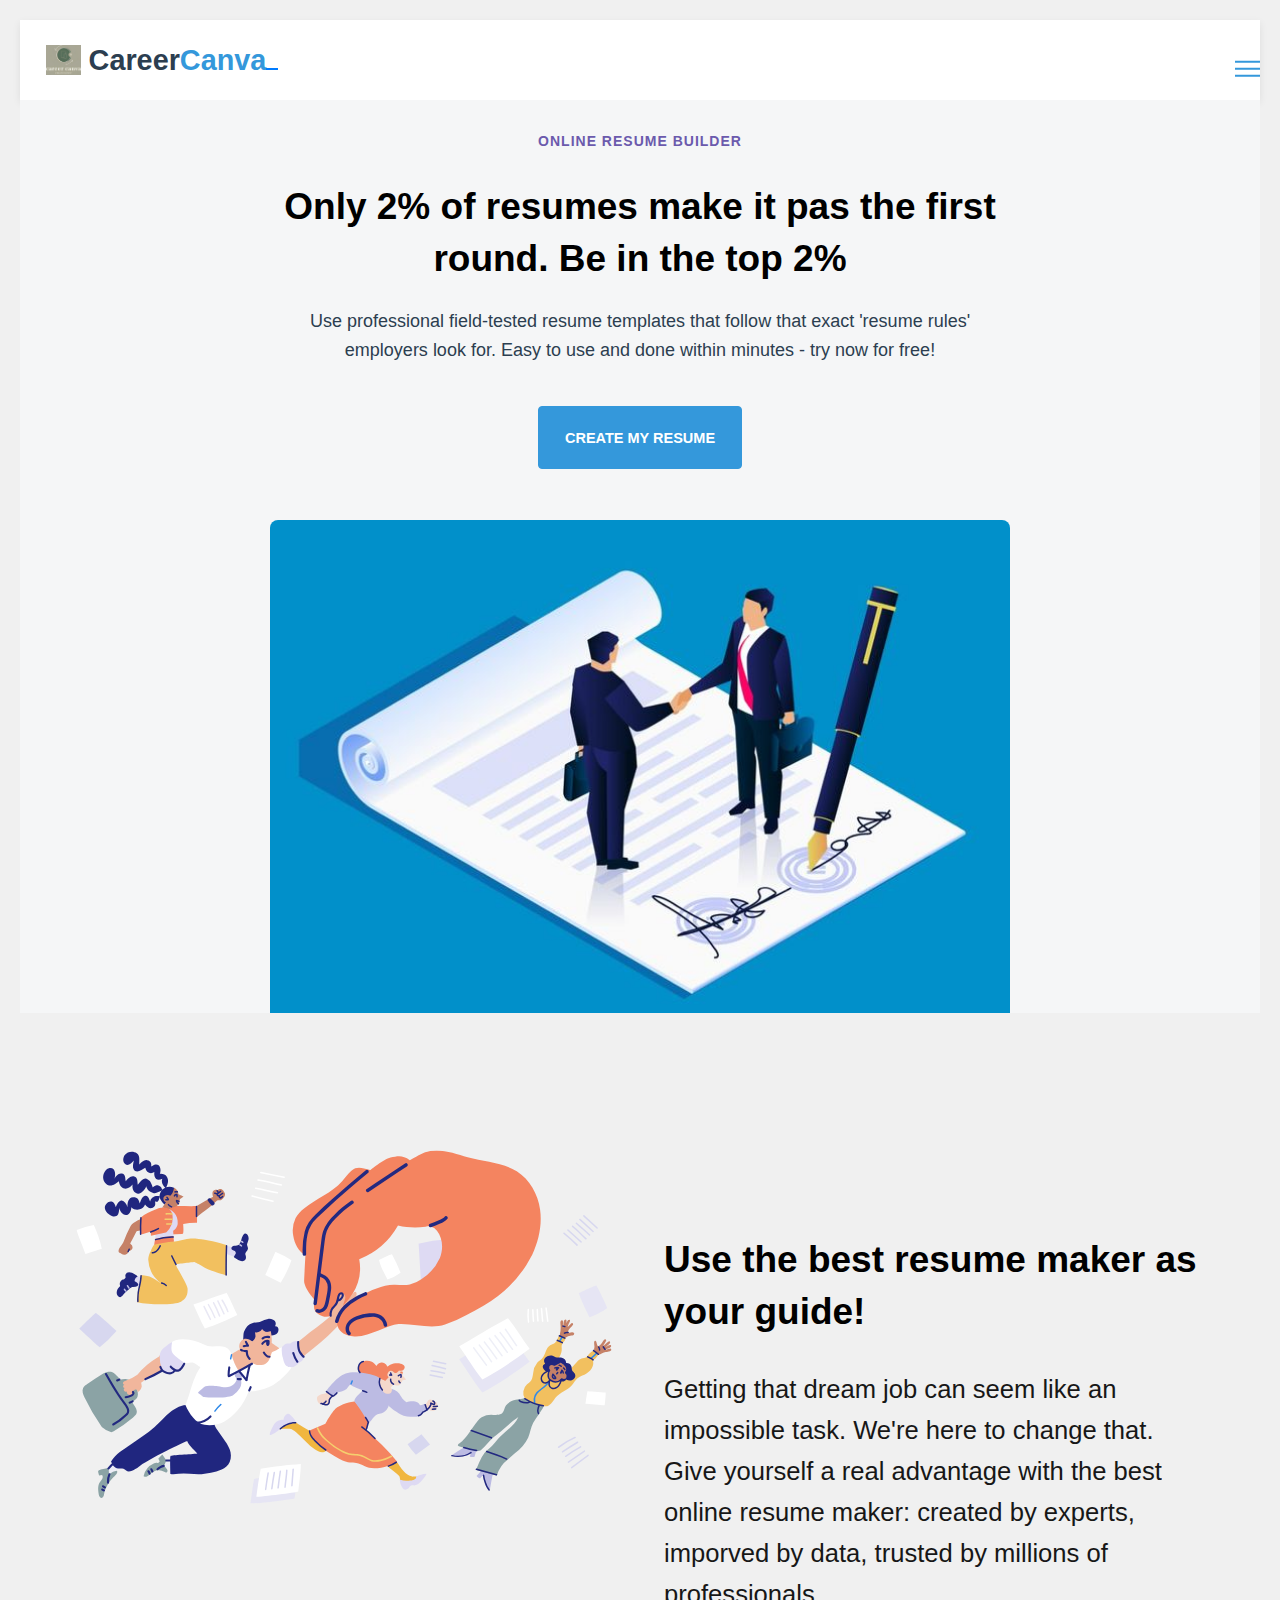
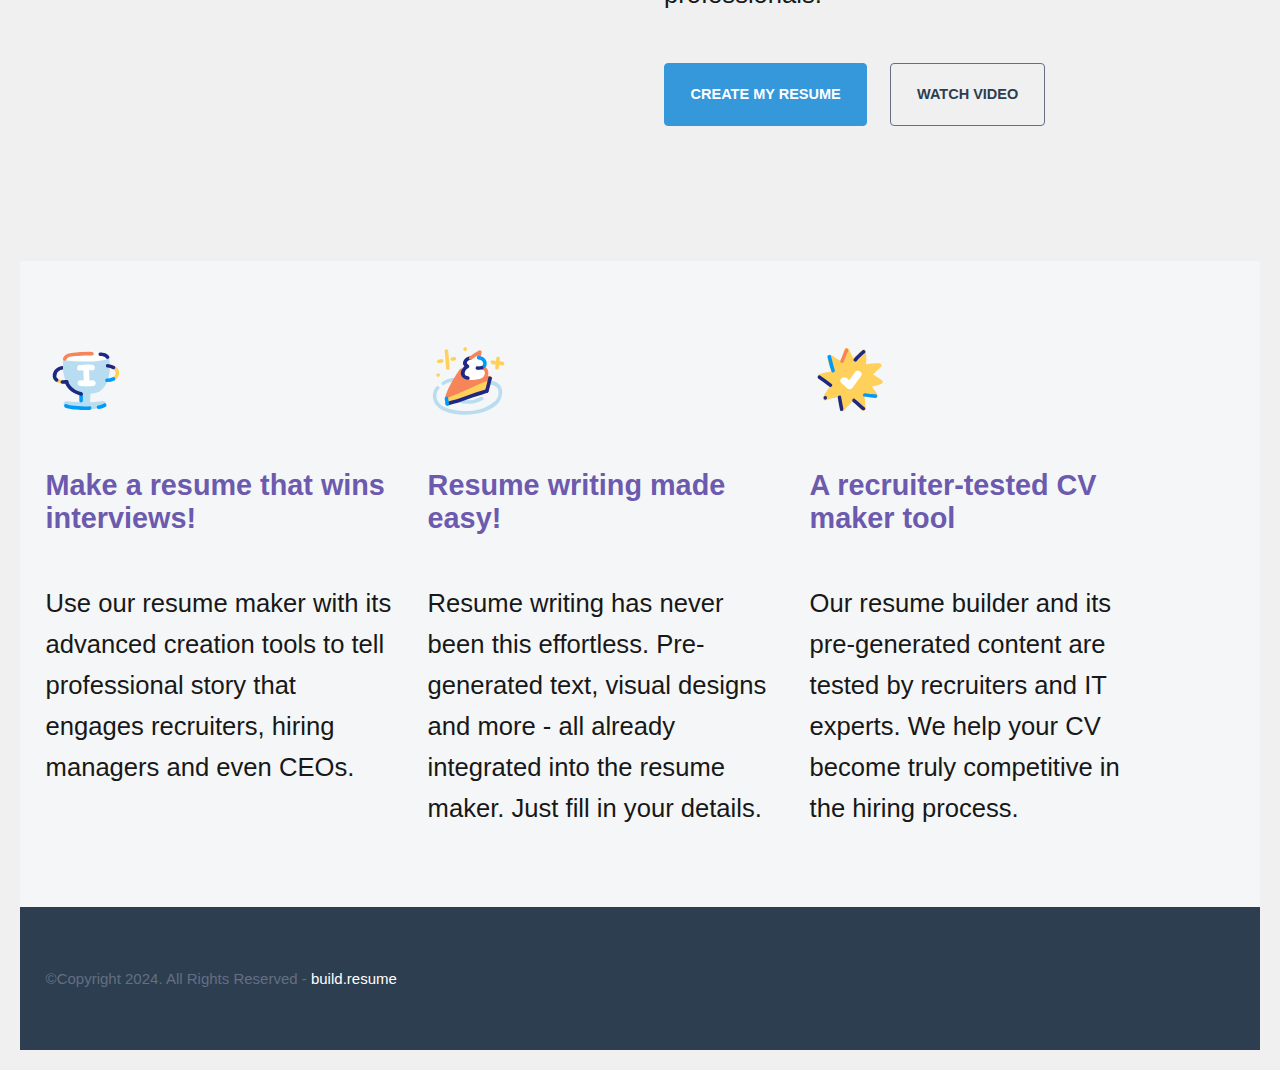
<file: index.html>
<!DOCTYPE html>
<html>
    <head>
        <meta charset="utf-8">
        <meta http-equiv="X-UA-Compatible" content="IE=edge">
        <title>Home Page</title>
        <meta name="description" content="">
        <meta name="viewport" content="width=device-width, initial-scale=1">
        <link rel="stylesheet" href="./style.css">
    </head>
    <body>

        <nav class = "navbar bg-white">
            <div class="container">
                <div class = "navbar-content">
                    <div class = "brand-and-toggler">
                        <a href = "index.html" class = "navbar-brand">
                            <img src = "./images/Preview.jpg" alt = "" class = "navbar-brand-icon">
                            <span class = "navbar-brand-text">Career<span>Canva</span>
                        </a>
                        <div>
                        <button type = "button" class = "navbar-toggler-btn" >
                            <div class = "bars">
                                <div class = "bar"></div>
                                <div class = "bar"></div>
                                <div class = "bar"></div>
                            </div>
                            </div>
                        </button>
                    </div>
                </div>
            </div>
        </nav>

        <header class = "header bg-bright" id = "header">
            <div class = "container">
                <div class = "header-content text-center">
                    <h6 class = "text-uppercase text-blue-dark fs-14 fw-6 ls-1">online resume builder</h6>
                    <h1 class = "lg-title">Only 2% of resumes make it pas the first round. Be in the top 2%</h1>
                    <p class = "text-dark fs-18">Use professional field-tested resume templates that follow that exact 'resume rules' employers look for. Easy to use and done within minutes - try now for free!</p>
                    <a href = "resume.html" class = "btn btn-primary text-uppercase">create my resume</a>
                    <img src = "./images/‘Exclusive Agency’ vs_ ‘Exclusive Right’ in Real Estate Contracts.jfif">
                </div>
            </div>
        </header>

        <div class="section-one">
            <div class="container">
                <div class = "section-one-content">
                    <div class="section-one-l">
                        <img src = "./images/visual-0c7080adf17f1f207276f613447c924f667dab34b7ac415cd7ef653172defd0b.svg">
                    </div>
                    <div class = "section-one-r text-center">
                        <h2 class = "lg-title">Use the best resume maker as your guide!</h2>
                        <p class = "text">Getting that dream job can seem like an impossible task. We're here to change that. Give yourself a real advantage with the best online resume maker: created by experts, imporved by data, trusted by millions of professionals.</p>
                        <div class = "btn-group">
                            <a href = "resume.html" class = "btn btn-primary text-uppercase">create my resume</a>
                            <a href = "#" class = "btn btn-secondary text-uppercase">watch video</a>
                        </div>
                    </div>
                </div>
            </div>
        </div>

        <div class = "section-two bg-bright">
            <div class="container">
                <div class="section-two-content">
                    <div class = "section-items">
                        <div class = "section-item">
                            <div class = "section-item-icon">
                                <img src = "./images/feature-1-edf4481d69166ac81917d1e40e6597c8d61aa970ad44367ce78049bf830fbda5 - Copy.svg" alt="">
                            </div>
                            <h5 class = "section-item-title">Make a resume that wins interviews!</h5>
                            <p class = "text">Use our resume maker with its advanced creation tools to tell professional story that engages recruiters, hiring managers and even CEOs.</p>
                        </div>

                        <div class = "section-item">
                            <div class = "section-item-icon">
                                <img src = "./images/feature-2-a7a471bd973c02a55d1b3f8aff578cd3c9a4c5ac4fc74423d94ecc04aef3492b.svg" alt = "">
                            </div>
                            <h5 class = "section-item-title">Resume writing made easy!</h5>
                            <p class = "text">Resume writing has never been this effortless. Pre-generated text, visual designs and more - all already integrated into the resume maker. Just fill in your details.</p>
                        </div>

                        <div class = "section-item">
                            <div class = "section-item-icon">
                                <img src = "./images/feature-3-4e87a82f83e260488c36f8105e26f439fdc3ee5009372bb5e12d9421f32eabdd.svg" alt = "">
                            </div>
                            <h5 class = "section-item-title">A recruiter-tested CV maker tool</h5>
                            <p class = "text">Our resume builder and its pre-generated content are tested by recruiters and IT experts. We help your CV become truly competitive in the hiring process.</p>
                        </div>
                    </div>
                </div>
            </div>
        </div>

        <footer class = "footer bg-dark">
            <div class="container">
                <div class = "footer-content text-center">
                    <p class="fs-15">&copy;Copyright 2024. All Rights Reserved - <span>build.resume</span></p>
                </div>
            </div>
        </footer>
    </body>
</html>
</file>
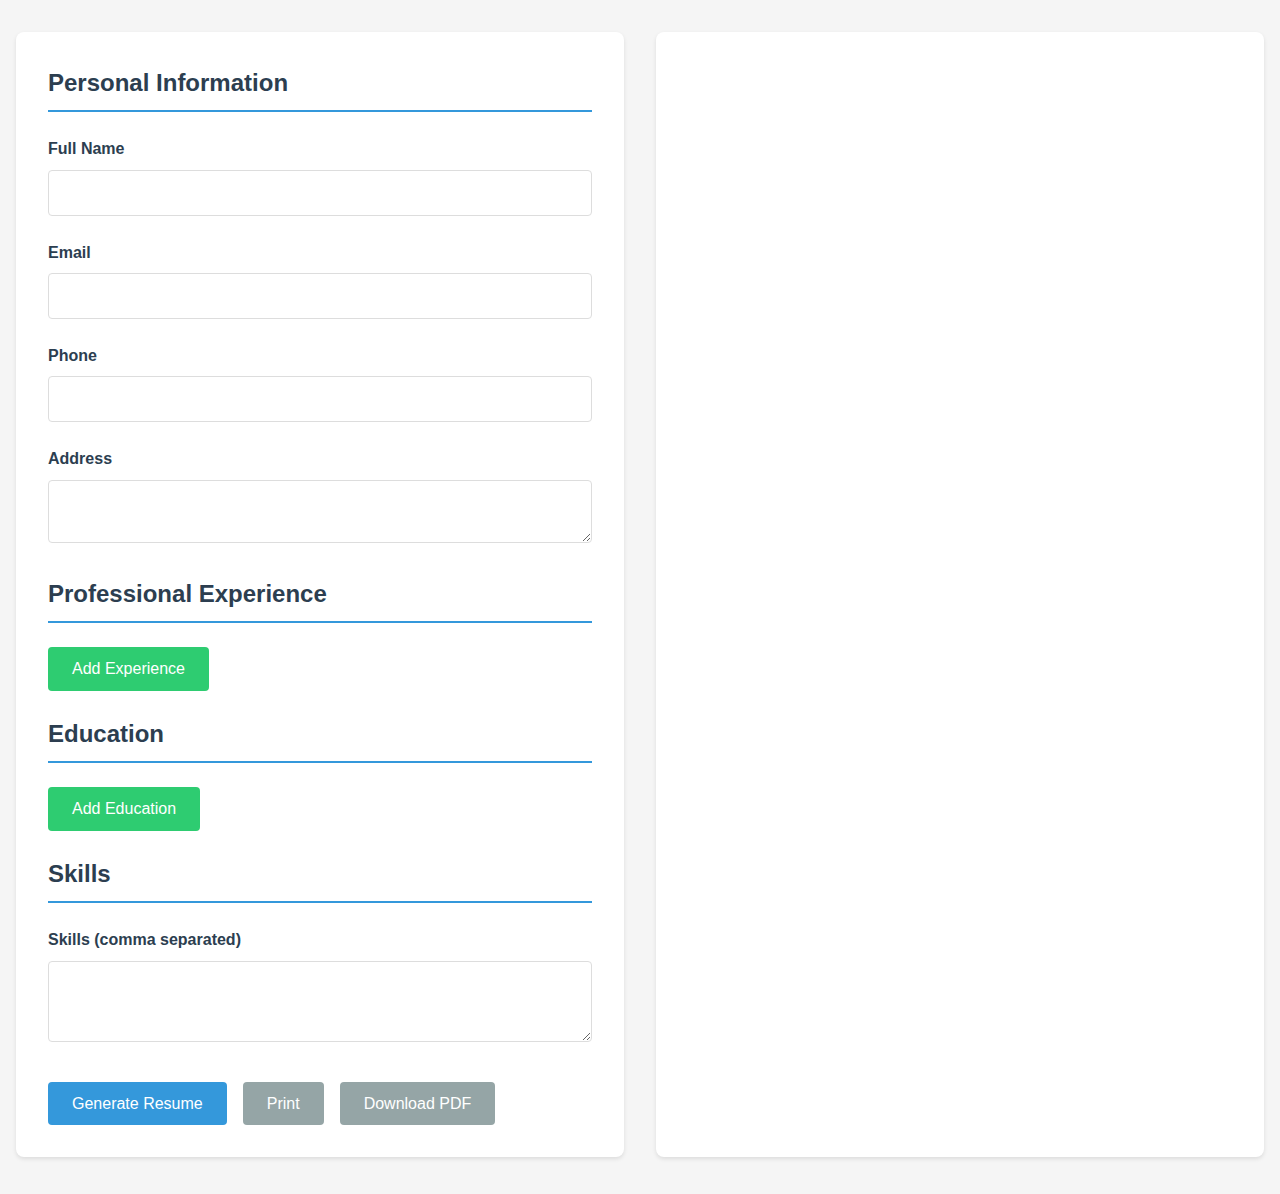
<file: resume.html>
<!DOCTYPE html>
<html lang="en">
<head>
    <meta charset="UTF-8">
    <meta name="viewport" content="width=device-width, initial-scale=1.0">
    <title>Resume Builder</title>
    <link rel="stylesheet" href="main.css">
</head>
<body>
    <div class="container">
        <div class="left-panel">
            <h2 class="section-title">Personal Information</h2>
            <form id="resumeForm">
                <div class="form-group">
                    <label for="name">Full Name</label>
                    <input type="text" id="name" required>
                </div>
                <div class="form-group">
                    <label for="email">Email</label>
                    <input type="email" id="email" required>
                </div>
                <div class="form-group">
                    <label for="phone">Phone</label>
                    <input type="tel" id="phone" required>
                </div>
                <div class="form-group">
                    <label for="address">Address</label>
                    <textarea id="address" rows="2"></textarea>
                </div>

                <h2 class="section-title">Professional Experience</h2>
                <div id="experienceContainer">
                    <!-- Experience entries will be added here -->
                </div>
                <button type="button" class="btn add-btn" id="addExperience">Add Experience</button>

                <h2 class="section-title">Education</h2>
                <div id="educationContainer">
                    <!-- Education entries will be added here -->
                </div>
                <button type="button" class="btn add-btn" id="addEducation">Add Education</button>

                <h2 class="section-title">Skills</h2>
                <div class="form-group">
                    <label for="skills">Skills (comma separated)</label>
                    <textarea id="skills" rows="3"></textarea>
                </div>

                <div class="button-group">
                    <button type="button" class="btn primary-btn" id="generateBtn">Generate Resume</button>
                    <button type="button" class="btn secondary-btn" id="printBtn">Print</button>
                    <button type="button" class="btn secondary-btn" id="downloadBtn">Download PDF</button>
                </div>
            </form>
        </div>

        <div class="right-panel" id="resumePreview">
            <!-- Resume preview will be generated here -->
        </div>
    </div>
    <script src="script.js"></script>
</body>
</html>
</file>
<file: style.css>
:root{
    --clr-primary: #3498db;  /* A vibrant blue */
    --clr-secondary: #3c75e7; /* A mid blur */
    --clr-tertiary: #6b5aad;  /* A pinkish purple*/
    --clr-background-primary: #fff; /* White background */
    --clr-background-secondary: #f5f6f7; /* bright background */
    --clr-text-primary: #2c3e50; /* A dark gray for text */
    --clr-text-secondary: #000 ; /* A black for secondary text */
    --clr-grey: #656e83;
    --clr-green: #084C41;
    --font-poppins: 'Poppins', sans-serif;
    --font-manrope: 'Manrope', sans-serif;;
    --font-family1: 'Verdana', sans-serif;
    --font-family: 'Helvetica', 'Arial', sans-serif;
    --transition: all 300ms ease-in-out;
}
body{
    font-size: 1.6rem;
    font-family: var(--font-poppins);
    background-color: var(--clr-background-primary);
    padding: 150px;
    margin: 0;
}
img{
    width: 100%;
    display: block;
}

button{
    border: none;
    background-color: transparent;
    outline: 0;
    cursor: pointer;
    font-family: inherit;
}

img{
    width: 100%;
    display: block;
}

a{
    text-decoration: none;
}

/* fonts */
.font-poppins{font-family: var(--font-family1);}
.font-manrope{font-family: var(--font-family);}

/* text colors */
.text-blue{color: var(--clr-primary);}
.text-blue-mid{color: var(--clr-secondary);}
.text-blue-dark{color: var(--clr-tertiary);}
.text-bright{color: var(--clr-background-secondary);}
.text-dark{color: var(--clr-text-primary);}
.text-grey{color: var(--clr-grey);}
.text-white{color: var(--clr-background-primary);}

/* backgrounds */
.bg-blue{background-color: var(--clr-primary);}
.bg-blue-mid{background-color: var(--clr-secondary);}
.bg-blue-dark{background-color: var(--clr-tertiary);}
.bg-bright{background-color: var(--clr-background-secondary);}
.bg-dark{background-color: var(--clr-text-primary);}
.bg-grey{background-color: var(--clr-grey);}
.bg-white{background-color: var(--clr-background-primary);}
.bg-black{background-color: var(--clr-text-secondary);}
.bg-green{background-color: var(--clr-green);}

.text-center{ text-align: center;}
.text-left{text-align: left;}
.text-right{text-align: right;}
.text-uppercase{text-transform: uppercase;}
.text-lowercase{text-transform: lowercase;}
.text-capitalize{text-transform: capitalize;}
.text{
    color: var(--clr-text-secondary);
    opacity: 0.9;
    margin: 2rem 0;
    line-height: 1.6;
}

.fw-2{font-weight: 200;}
.fw-3{font-weight: 300;}
.fw-4{font-weight: 400;}
.fw-5{font-weight: 500;}
.fw-6{font-weight: 600;}
.fw-7{font-weight: 700;}
.fw-8{font-weight: 800;}

.fs-13{font-size: 13px;}
.fs-14{font-size: 14px;}
.fs-15{font-size: 15px;}
.fs-16{font-size: 16px;}
.fs-17{font-size: 17px;}
.fs-18{font-size: 18px;}
.fs-19{font-size: 19px;}
.fs-20{font-size: 20px;}
.fs-21{font-size: 21px;}
.fs-22{font-size: 22px;}
.fs-23{font-size: 23px;}
.fs-24{font-size: 24px;}
.fs-25{font-size: 25px;}

.ls-1{letter-spacing: 1px;}
.ls-2{letter-spacing: 2px;}

.container{
    max-width: 1200px;
    margin: 0 auto;
    padding: 0 1.6rem;
}

/* bars button */
.bars{
    
    display: flex;
    flex-direction: column;
    justify-content: space-between;
    height: 16.5px;
    width: 25px;
    position: absolute;   /* or fixed, depending on your layout */
    right: 20px;          /* right side me shift karna */
    transform: translateY(-50%); /* vertically center it (for responsive adjustment) */
}
.bars .bar{
    width: 100%;
    height: 2px;
    background-color: var(--clr-primary);
    transition: var(--transition);
}

.bars:hover .bar{
    background-color: var(--clr-text-secondary);

}


/* buttons */
.btn{
    font-size: 14.5px;
    font-weight: 600;
    padding: 1.4rem 1.6rem;
    border-radius: 4px;
    display: inline-block;
}

.btn-primary{
    background-color: var(--clr-primary);
    color: var(--clr-background-primary);
    border: 1px solid var(--clr-primary);
    transition: var(--transition);
}

.btn-primary:hover{
    background-color: transparent;
    color: var(--clr-text-primary);
    border-color: var(--clr-grey);
}

.btn-secondary{
    background-color: transparent;
    color: var(--clr-text-primary);
    border: 1px solid var(--clr-grey);
    transition: var(--transition);
}

.btn-secondary:hover{
    background-color: var(--clr-p);
    color: var(--clr-background-primary);
    border-color: var(--clr-primary);
}

.btn-group button:first-child, .btn-group a:first-child{
    margin-right: 1rem!important;
}

/* navbar part */
.navbar{
    height: 80px;
    display: flex;
    align-items: center;
    box-shadow: rgba(0, 0, 0, 0.08) 0px 3px 8px;
}

.navbar .container{
    width: 100%;
}

.navbar-brand{
    display: flex;
    align-items: center;
    justify-content: flex-start;
    font-size: 1.8rem;
}
.navbar-brand-text{
    color: var(--clr-text-primary);
    font-weight: 600;
}
.navbar-brand-text span{
    color: var(--clr-primary);
}
.navbar-brand-icon{
    width: 35px;
    margin-right: 8px;
    opacity: 0.8;
}
.brand-and-toggler{
    display: flex;
    align-items: center;
    justify-content: space-between;
}
.header{
    min-height: calc(100vh - 80px);
    display: flex;
    flex-direction: column;
    align-items: center;
    justify-content: center;
}
.header-content{
    max-width: 740px;
    margin-right: auto;
    margin-left: auto;
}
.header-content img{
    max-width: 760px;
    border-top-right-radius: 8px;
    border-top-left-radius: 8px;
    margin-top: 3.2rem;
}
.lg-title{
    margin: 1.4rem 0;
    font-size: 37px;
    line-height: 1.4;
    color: var(--clr-dark);
}
.header-content p{
    margin-bottom: 2.6rem;
    line-height: 1.6;
}


/* section one */
.section-one{
    padding: 64px 0;
    min-height: 80vh;
    display: flex;
    align-items: center;
}
.section-one-l img{
    max-width: 545px;
    margin-right: auto;
    margin-left: auto;
}
.section-one-r{
    margin-top: 4rem;
}

.section-one .btn-group{
    margin-top: 2rem;
}
.section-one-r{
    max-width: 545px;
    margin-right: auto;
    margin-left: auto;
}
.section-one-r .btn-group{
    margin-top: 3rem;
}

/* section two */
.section-two{
    padding: 64px 0;
}
.section-two .section-items{
    display: grid;
    gap: 2rem;
}

.section-two .section-item{
    max-width: 350px;
    text-align: center;
    margin-right: auto;
    margin-left: auto;
}
.section-two .section-item-icon{
    margin: 1rem 0;
}
.section-two .section-item-icon img{
    width: 80px;
    margin-right: auto;
    margin-left: auto;
}
.section-two .section-item-title{
    color: var(--clr-tertiary);
    font-size: 1.8rem;
    font-weight: 600;
}
.section-two .text{
    margin: 0.9rem 0;
}

/* footer */
.footer{
    padding: 3rem 0;
}
.footer-content p{
    color: var(--clr-grey);
}
.footer-content p span{
    color: var(--clr-background-primary);
}

/* media queries */
@media screen and (min-width: 768px){
    .section-two .section-items{
        grid-template-columns: repeat(2, 1fr);
    }
}

@media screen and (min-width: 992px){
    .section-one-content{
        display: grid;
        grid-template-columns: repeat(2, 1fr);
        column-gap: 3rem;
    }
    .section-one-r{
        text-align: left;
    }
    .section-two .section-items{
        grid-template-columns: repeat(3, 1fr);
    }
    .section-two .section-item{
        text-align: left;
    }
    .section-two .section-item-icon img{
        margin-left: 0;
    }
}

/* main.css */

/* Global Styles */
body {
    font-family: Arial, sans-serif;
    margin: 0;
    padding: 20px;
    background-color: #f0f0f0;
}

h1, h2 {
    color: #333;
}

.container {
    display: flex;
    justify-content: space-between;
}



/* Forms Container */
.forms-container {
    width: 40%;
    background-color: #fff;
    padding: 20px;
    border-radius: 10px;
    box-shadow: 0 2px 5px rgba(0, 0, 0, 0.1);
}

.form-section {
    margin-bottom: 20px;
}

.form-group {
    margin-bottom: 10px;
}

label {
    display: block;
    font-weight: bold;
    margin-bottom: 5px;
}

input, textarea, select {
    width: 100%;
    padding: 8px;
    border: 1px solid #ccc;
    border-radius: 5px;
}
/* Preview Container */
.preview-container {
    width: 50%;
    background-color: #fff;
    padding: 20px;
    border-radius: 10px;
    box-shadow: 0 2px 5px rgba(0, 0, 0, 0.1);
}

.resume-preview {
    border: 1px solid #ccc;
    padding: 20px;
    border-radius: 5px;
}

/* Unique Color Theme and Stylish Design */
:root {
    --primary-color: #007bff;
    --secondary-color: #f0f0f0;
    --accent-color: #ff6347;
}

h1 {
    color: var(--primary-color);
}

.form-section h2 {
    color: var(--accent-color);
}

button {
    background-color: var(--primary-color);
}

.resume-preview {
    background-color: var(--secondary-color);
}

/* Additional Styling (Optional) */
/* You can add more specific styling as needed, such as: */

/* For the resume preview: */
.resume-preview h2 {
    color: var(--primary-color);
}

.resume-preview p {
    margin-bottom: 10px;
}

/* For the form sections: */
.form-section {
    border-bottom: 1px solid #ccc;
    padding-bottom: 10px;
}

/* Experiment with different font families, font sizes, and spacing to create your desired look and feel. */
</file>
<file: main.css>
* {
    margin: 0;
    padding: 0;
    box-sizing: border-box;
}

body {
    font-family: Arial, sans-serif;
    line-height: 1.6;
    background-color: #f5f5f5;
    color: #333;
}

.container {
    display: grid;
    grid-template-columns: 1fr 1fr;
    gap: 2rem;
    max-width: 1400px;
    margin: 2rem auto;
    padding: 0 1rem;
}

.left-panel, .right-panel {
    background: #fff;
    padding: 2rem;
    border-radius: 8px;
    box-shadow: 0 2px 4px rgba(0, 0, 0, 0.1);
}

.section-title {
    color: #2c3e50;
    margin-bottom: 1.5rem;
    padding-bottom: 0.5rem;
    border-bottom: 2px solid #3498db;
}

.form-group {
    margin-bottom: 1.5rem;
}

label {
    display: block;
    margin-bottom: 0.5rem;
    font-weight: bold;
    color: #2c3e50;
}

input, textarea {
    width: 100%;
    padding: 0.8rem;
    border: 1px solid #ddd;
    border-radius: 4px;
    font-size: 1rem;
}

input:focus, textarea:focus {
    outline: none;
    border-color: #3498db;
    box-shadow: 0 0 0 2px rgba(52, 152, 219, 0.2);
}

.btn {
    padding: 0.8rem 1.5rem;
    border: none;
    border-radius: 4px;
    cursor: pointer;
    font-size: 1rem;
    transition: all 0.3s ease;
}

.primary-btn {
    background-color: #3498db;
    color: white;
}

.primary-btn:hover {
    background-color: #2980b9;
}

.secondary-btn {
    background-color: #95a5a6;
    color: white;
}

.secondary-btn:hover {
    background-color: #7f8c8d;
}

.add-btn {
    background-color: #2ecc71;
    color: white;
    margin-bottom: 1.5rem;
}

.add-btn:hover {
    background-color: #27ae60;
}

.button-group {
    display: flex;
    gap: 1rem;
    margin-top: 2rem;
}

.experience-entry, .education-entry {
    background-color: #f8f9fa;
    padding: 1rem;
    border-radius: 4px;
    margin-bottom: 1rem;
}

.remove-btn {
    background-color: #e74c3c;
    color: white;
    padding: 0.5rem 1rem;
    border: none;
    border-radius: 4px;
    cursor: pointer;
    margin-top: 1rem;
}

.remove-btn:hover {
    background-color: #c0392b;
}

/* Resume Preview Styles */
#resumePreview {
    font-size: 0.9rem;
}

.preview-header {
    text-align: center;
    margin-bottom: 2rem;
}

.preview-header h1 {
    color: #2c3e50;
    margin-bottom: 0.5rem;
}

.preview-section {
    margin-bottom: 2rem;
}

.preview-section h2 {
    color: #3498db;
    margin-bottom: 1rem;
    padding-bottom: 0.5rem;
    border-bottom: 1px solid #ddd;
}

.experience-item, .education-item {
    margin-bottom: 1.5rem;
}

.experience-item h3, .education-item h3 {
    color: #2c3e50;
    margin-bottom: 0.5rem;
}

.skills-list {
    display: flex;
    flex-wrap: wrap;
    gap: 0.5rem;
}

.skill-tag {
    background-color: #3498db;
    color: white;
    padding: 0.3rem 0.8rem;
    border-radius: 15px;
    font-size: 0.8rem;
}

@media print {
    .left-panel {
        display: none;
    }

    .container {
        grid-template-columns: 1fr;
    }

    .right-panel {
        box-shadow: none;
        padding: 0;
    }
}

@media (max-width: 768px) {
    .container {
        grid-template-columns: 1fr;
    }
}
</file>
